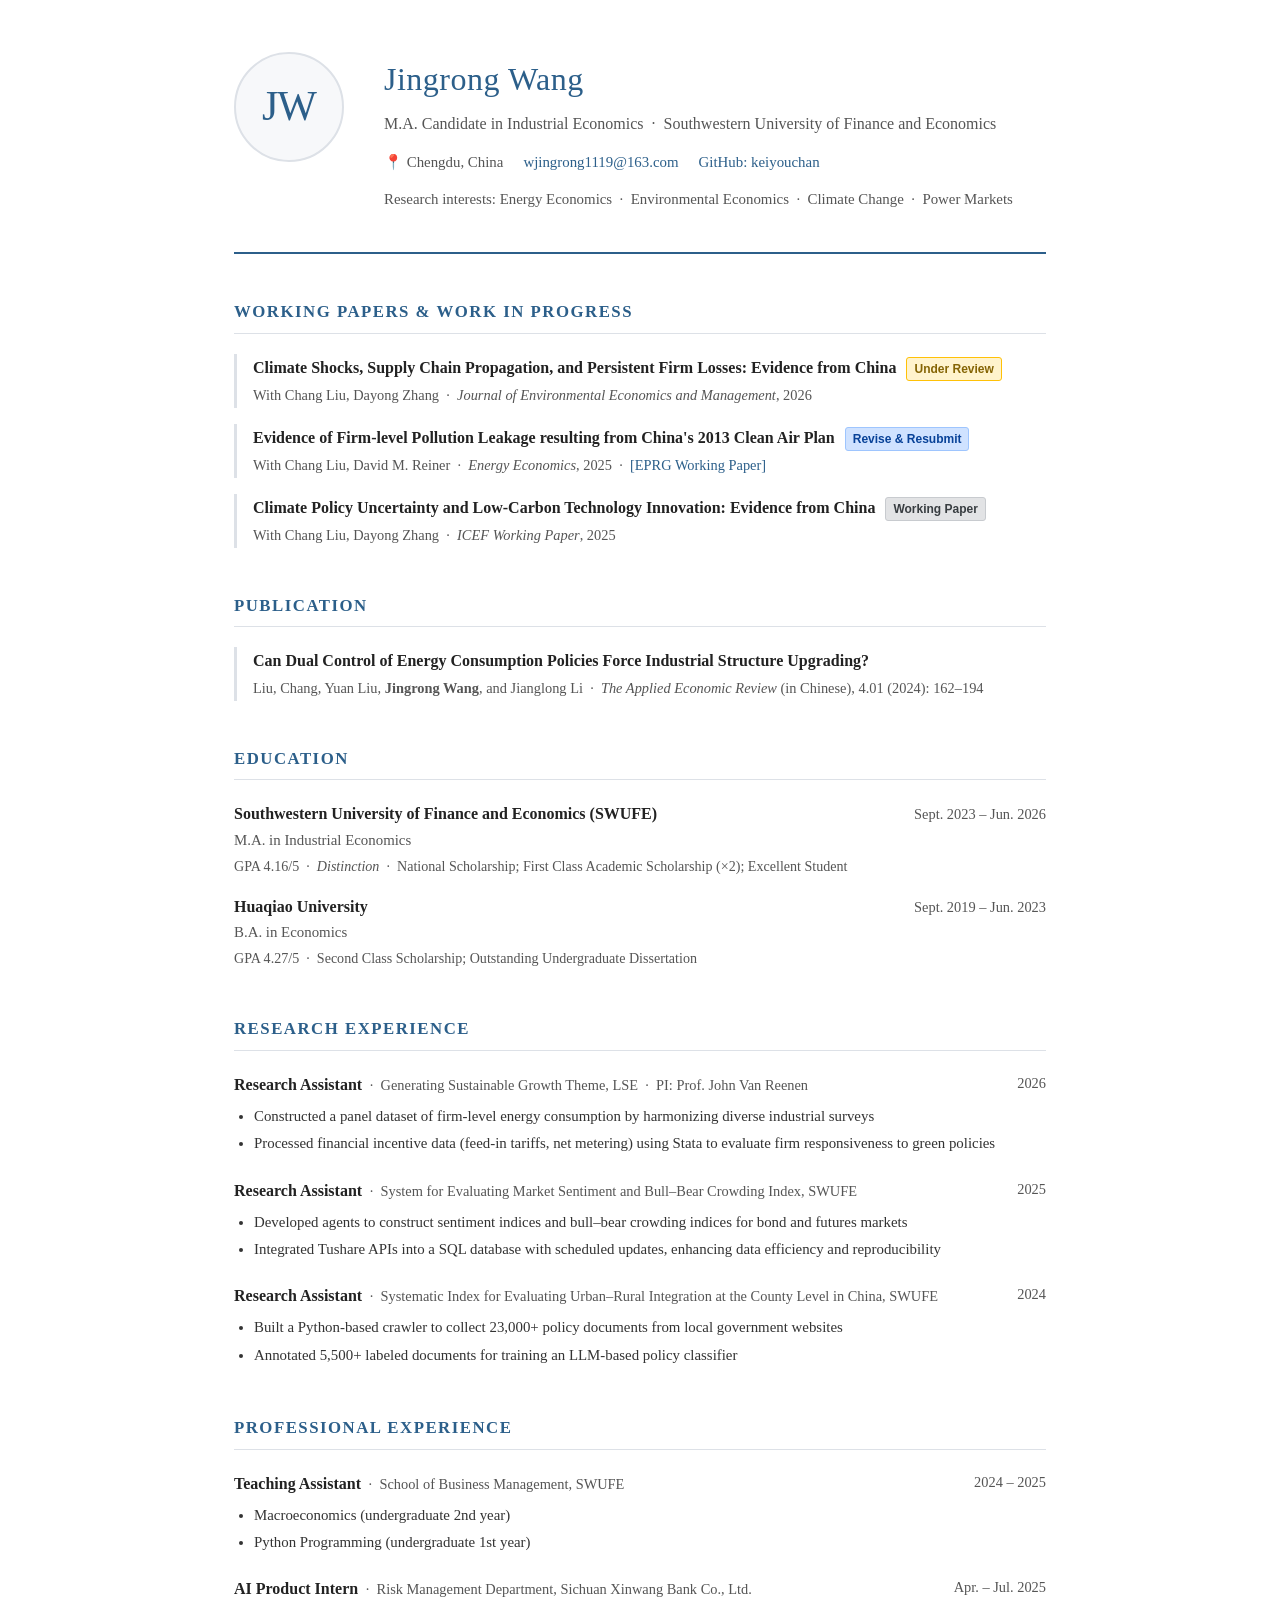
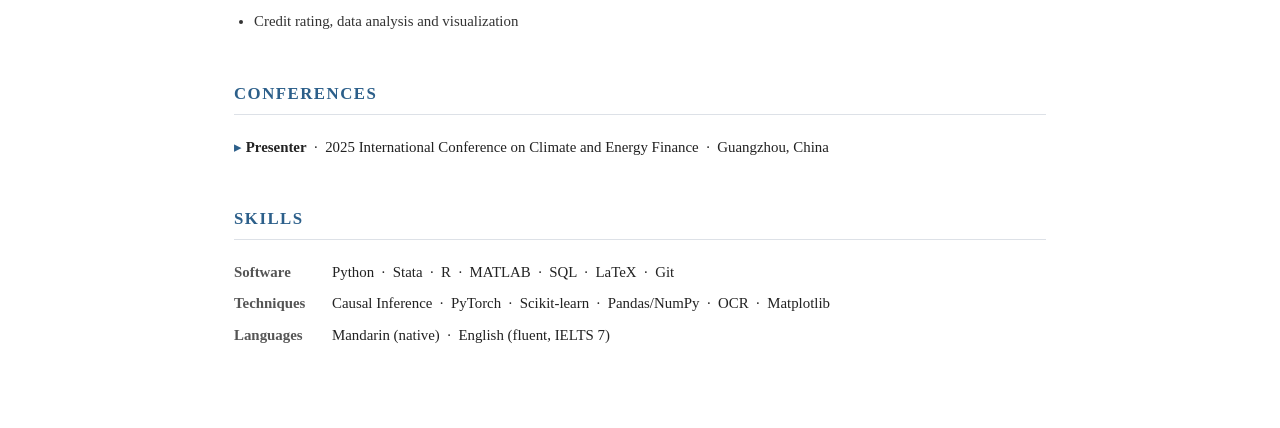
<file: home.html>
<!DOCTYPE html>
<html lang="en">
<head>
  <meta charset="UTF-8" />
  <meta name="viewport" content="width=device-width, initial-scale=1.0" />
  <title>Jingrong Wang</title>
  <style>
    :root {
      --accent: #2c5f8a;
      --light: #f7f8fa;
      --text: #222;
      --muted: #555;
      --border: #dde1e7;
    }

    * { box-sizing: border-box; margin: 0; padding: 0; }

    body {
      font-family: "Georgia", "EB Garamond", serif;
      font-size: 16px;
      color: var(--text);
      background: #fff;
      line-height: 1.7;
    }

    a { color: var(--accent); text-decoration: none; }
    a:hover { text-decoration: underline; }

    /* ── Layout ── */
    .page {
      max-width: 860px;
      margin: 0 auto;
      padding: 0 24px 80px;
    }

    /* ── Header ── */
    header {
      display: flex;
      align-items: flex-start;
      gap: 40px;
      padding: 52px 0 40px;
      border-bottom: 2px solid var(--accent);
    }

    .avatar {
      width: 110px;
      height: 110px;
      border-radius: 50%;
      background: var(--light);
      border: 2px solid var(--border);
      flex-shrink: 0;
      display: flex;
      align-items: center;
      justify-content: center;
      font-size: 42px;
      color: var(--accent);
      letter-spacing: -1px;
    }

    .header-info h1 {
      font-size: 2rem;
      font-weight: normal;
      letter-spacing: 0.5px;
      color: var(--accent);
    }

    .header-info .title {
      margin-top: 4px;
      font-size: 1rem;
      color: var(--muted);
    }

    .header-info .contacts {
      margin-top: 12px;
      display: flex;
      flex-wrap: wrap;
      gap: 6px 20px;
      font-size: 0.93rem;
    }

    .header-info .contacts span {
      color: var(--muted);
    }

    /* ── Section ── */
    section { margin-top: 44px; }

    section h2 {
      font-size: 1.05rem;
      font-weight: bold;
      letter-spacing: 1.5px;
      text-transform: uppercase;
      color: var(--accent);
      border-bottom: 1px solid var(--border);
      padding-bottom: 6px;
      margin-bottom: 20px;
    }

    /* ── Papers ── */
    .paper-list { list-style: none; display: flex; flex-direction: column; gap: 16px; }

    .paper-list li { padding-left: 16px; border-left: 3px solid var(--border); }

    .paper-list li:hover { border-left-color: var(--accent); }

    .paper-title { font-weight: bold; }

    .paper-meta { font-size: 0.9rem; color: var(--muted); margin-top: 2px; }

    .badge {
      display: inline-block;
      font-size: 0.75rem;
      padding: 1px 7px;
      border-radius: 3px;
      margin-left: 6px;
      vertical-align: middle;
      font-family: sans-serif;
      font-style: normal;
    }
    .badge-review  { background: #fff3cd; color: #856404; border: 1px solid #ffc107; }
    .badge-rr      { background: #cfe2ff; color: #084298; border: 1px solid #9ec5fe; }
    .badge-wp      { background: #e2e3e5; color: #383d41; border: 1px solid #c8cbcf; }

    /* ── Education ── */
    .edu-list { display: flex; flex-direction: column; gap: 14px; }

    .edu-item { display: flex; justify-content: space-between; align-items: baseline; flex-wrap: wrap; gap: 4px; }

    .edu-left .school { font-weight: bold; }
    .edu-left .degree { color: var(--muted); font-size: 0.93rem; }
    .edu-left .detail { color: var(--muted); font-size: 0.88rem; margin-top: 2px; }

    .edu-year { color: var(--muted); font-size: 0.9rem; white-space: nowrap; }

    /* ── Research Experience ── */
    .exp-list { display: flex; flex-direction: column; gap: 18px; }

    .exp-item .exp-header {
      display: flex;
      justify-content: space-between;
      flex-wrap: wrap;
      gap: 4px;
    }

    .exp-item .exp-role { font-weight: bold; }
    .exp-item .exp-org  { color: var(--muted); font-size: 0.9rem; }
    .exp-item .exp-year { color: var(--muted); font-size: 0.9rem; }

    .exp-item ul {
      margin-top: 6px;
      padding-left: 20px;
      font-size: 0.93rem;
      color: #333;
    }

    .exp-item ul li { margin-bottom: 2px; }

    /* ── Skills ── */
    .skills-grid { display: flex; flex-direction: column; gap: 6px; font-size: 0.93rem; }
    .skills-row { display: flex; gap: 8px; flex-wrap: wrap; }
    .skills-row .label { font-weight: bold; min-width: 90px; color: var(--muted); }

    /* ── Conferences ── */
    .conf-list { list-style: none; display: flex; flex-direction: column; gap: 6px; font-size: 0.93rem; }
    .conf-list li::before { content: "▸  "; color: var(--accent); }

    /* ── Responsive ── */
    @media (max-width: 600px) {
      header { flex-direction: column; gap: 20px; }
      .edu-item { flex-direction: column; }
    }
  </style>
</head>
<body>
<div class="page">

  <!-- ── Header ── -->
  <header>
    <div class="avatar">JW</div>
    <div class="header-info">
      <h1>Jingrong Wang</h1>
      <p class="title">M.A. Candidate in Industrial Economics &nbsp;·&nbsp; Southwestern University of Finance and Economics</p>
      <div class="contacts">
        <span>📍 Chengdu, China</span>
        <a href="mailto:wjingrong1119@163.com">wjingrong1119@163.com</a>
        <a href="https://github.com/keiyouchan" target="_blank">GitHub: keiyouchan</a>
      </div>
      <p style="margin-top:12px; font-size:0.93rem; color:var(--muted);">
        Research interests: Energy Economics &nbsp;·&nbsp; Environmental Economics &nbsp;·&nbsp; Climate Change &nbsp;·&nbsp; Power Markets
      </p>
    </div>
  </header>

  <!-- ── Working Papers ── -->
  <section>
    <h2>Working Papers &amp; Work in Progress</h2>
    <ul class="paper-list">

      <li>
        <p class="paper-title">
          Climate Shocks, Supply Chain Propagation, and Persistent Firm Losses: Evidence from China
          <span class="badge badge-review">Under Review</span>
        </p>
        <p class="paper-meta">
          With Chang Liu, Dayong Zhang &nbsp;·&nbsp;
          <em>Journal of Environmental Economics and Management</em>, 2026
        </p>
      </li>

      <li>
        <p class="paper-title">
          Evidence of Firm-level Pollution Leakage resulting from China's 2013 Clean Air Plan
          <span class="badge badge-rr">Revise &amp; Resubmit</span>
        </p>
        <p class="paper-meta">
          With Chang Liu, David M. Reiner &nbsp;·&nbsp;
          <em>Energy Economics</em>, 2025 &nbsp;·&nbsp;
          <a href="https://www.jstor.org/stable/pdf/resrep70916.pdf?acceptTC=true&coverpage=false&addFooter=false" target="_blank">[EPRG Working Paper]</a>
        </p>
      </li>

      <li>
        <p class="paper-title">
          Climate Policy Uncertainty and Low-Carbon Technology Innovation: Evidence from China
          <span class="badge badge-wp">Working Paper</span>
        </p>
        <p class="paper-meta">
          With Chang Liu, Dayong Zhang &nbsp;·&nbsp;
          <em>ICEF Working Paper</em>, 2025
        </p>
      </li>

    </ul>
  </section>

  <!-- ── Publications ── -->
  <section>
    <h2>Publication</h2>
    <ul class="paper-list">
      <li>
        <p class="paper-title">Can Dual Control of Energy Consumption Policies Force Industrial Structure Upgrading?</p>
        <p class="paper-meta">
          Liu, Chang, Yuan Liu, <strong>Jingrong Wang</strong>, and Jianglong Li &nbsp;·&nbsp;
          <em>The Applied Economic Review</em> (in Chinese), 4.01 (2024): 162–194
        </p>
      </li>
    </ul>
  </section>

  <!-- ── Education ── -->
  <section>
    <h2>Education</h2>
    <div class="edu-list">

      <div class="edu-item">
        <div class="edu-left">
          <div class="school">Southwestern University of Finance and Economics (SWUFE)</div>
          <div class="degree">M.A. in Industrial Economics</div>
          <div class="detail">GPA 4.16/5 &nbsp;·&nbsp; <em>Distinction</em> &nbsp;·&nbsp; National Scholarship; First Class Academic Scholarship (×2); Excellent Student</div>
        </div>
        <div class="edu-year">Sept. 2023 – Jun. 2026</div>
      </div>

      <div class="edu-item">
        <div class="edu-left">
          <div class="school">Huaqiao University</div>
          <div class="degree">B.A. in Economics</div>
          <div class="detail">GPA 4.27/5 &nbsp;·&nbsp; Second Class Scholarship; Outstanding Undergraduate Dissertation</div>
        </div>
        <div class="edu-year">Sept. 2019 – Jun. 2023</div>
      </div>

    </div>
  </section>

  <!-- ── Research Experience ── -->
  <section>
    <h2>Research Experience</h2>
    <div class="exp-list">

      <div class="exp-item">
        <div class="exp-header">
          <span>
            <span class="exp-role">Research Assistant</span>
            <span class="exp-org"> &nbsp;·&nbsp; Generating Sustainable Growth Theme, LSE &nbsp;·&nbsp; PI: Prof. John Van Reenen</span>
          </span>
          <span class="exp-year">2026</span>
        </div>
        <ul>
          <li>Constructed a panel dataset of firm-level energy consumption by harmonizing diverse industrial surveys</li>
          <li>Processed financial incentive data (feed-in tariffs, net metering) using Stata to evaluate firm responsiveness to green policies</li>
        </ul>
      </div>

      <div class="exp-item">
        <div class="exp-header">
          <span>
            <span class="exp-role">Research Assistant</span>
            <span class="exp-org"> &nbsp;·&nbsp; System for Evaluating Market Sentiment and Bull–Bear Crowding Index, SWUFE</span>
          </span>
          <span class="exp-year">2025</span>
        </div>
        <ul>
          <li>Developed agents to construct sentiment indices and bull–bear crowding indices for bond and futures markets</li>
          <li>Integrated Tushare APIs into a SQL database with scheduled updates, enhancing data efficiency and reproducibility</li>
        </ul>
      </div>

      <div class="exp-item">
        <div class="exp-header">
          <span>
            <span class="exp-role">Research Assistant</span>
            <span class="exp-org"> &nbsp;·&nbsp; Systematic Index for Evaluating Urban–Rural Integration at the County Level in China, SWUFE</span>
          </span>
          <span class="exp-year">2024</span>
        </div>
        <ul>
          <li>Built a Python-based crawler to collect 23,000+ policy documents from local government websites</li>
          <li>Annotated 5,500+ labeled documents for training an LLM-based policy classifier</li>
        </ul>
      </div>

    </div>
  </section>

  <!-- ── Professional Experience ── -->
  <section>
    <h2>Professional Experience</h2>
    <div class="exp-list">

      <div class="exp-item">
        <div class="exp-header">
          <span>
            <span class="exp-role">Teaching Assistant</span>
            <span class="exp-org"> &nbsp;·&nbsp; School of Business Management, SWUFE</span>
          </span>
          <span class="exp-year">2024 – 2025</span>
        </div>
        <ul>
          <li>Macroeconomics (undergraduate 2nd year)</li>
          <li>Python Programming (undergraduate 1st year)</li>
        </ul>
      </div>

      <div class="exp-item">
        <div class="exp-header">
          <span>
            <span class="exp-role">AI Product Intern</span>
            <span class="exp-org"> &nbsp;·&nbsp; Risk Management Department, Sichuan Xinwang Bank Co., Ltd.</span>
          </span>
          <span class="exp-year">Apr. – Jul. 2025</span>
        </div>
        <ul>
          <li>Credit rating, data analysis and visualization</li>
        </ul>
      </div>

    </div>
  </section>

  <!-- ── Conferences ── -->
  <section>
    <h2>Conferences</h2>
    <ul class="conf-list">
      <li>
        <strong>Presenter</strong> &nbsp;·&nbsp;
        2025 International Conference on Climate and Energy Finance &nbsp;·&nbsp; Guangzhou, China
      </li>
    </ul>
  </section>

  <!-- ── Skills ── -->
  <section>
    <h2>Skills</h2>
    <div class="skills-grid">
      <div class="skills-row">
        <span class="label">Software</span>
        <span>Python &nbsp;·&nbsp; Stata &nbsp;·&nbsp; R &nbsp;·&nbsp; MATLAB &nbsp;·&nbsp; SQL &nbsp;·&nbsp; LaTeX &nbsp;·&nbsp; Git</span>
      </div>
      <div class="skills-row">
        <span class="label">Techniques</span>
        <span>Causal Inference &nbsp;·&nbsp; PyTorch &nbsp;·&nbsp; Scikit-learn &nbsp;·&nbsp; Pandas/NumPy &nbsp;·&nbsp; OCR &nbsp;·&nbsp; Matplotlib</span>
      </div>
      <div class="skills-row">
        <span class="label">Languages</span>
        <span>Mandarin (native) &nbsp;·&nbsp; English (fluent, IELTS 7)</span>
      </div>
    </div>
  </section>

</div>
</body>
</html>
</file>
